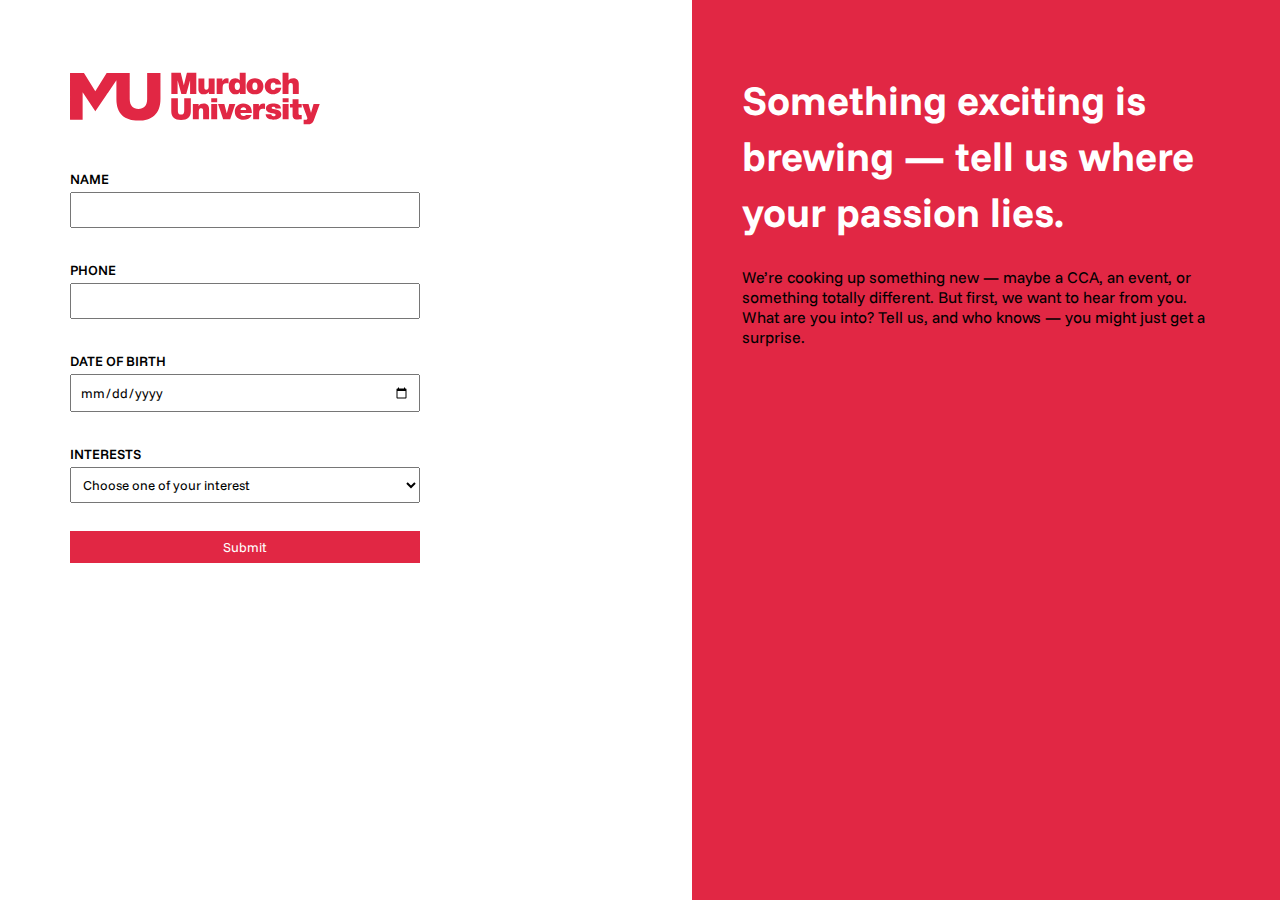
<file: index.html>
<!doctype html>
<html lang="en">
<head>
  <meta charset="UTF-8">
  <meta name="viewport" content="width=device-width, initial-scale=1.0">
  <link rel="shortcut icon" href="favicon.ico" type="image/x-icon">
  <link rel="preconnect" href="https://fonts.googleapis.com">
  <link rel="preconnect" href="https://fonts.gstatic.com" crossorigin>
  <link href="https://fonts.googleapis.com/css2?family=Funnel+Sans:ital,wght@0,300..800;1,300..800&display=swap" rel="stylesheet">
  <link rel="stylesheet" href="style.css" />
  <script src="js/main.js" defer type="module"></script>
  <title>Murdoch University Interest Survey</title>
</head>
<body>
  <div class="content left">
    <a href="https://www.murdoch.edu.au" tabindex="-1">
      <img class="logo" src="logo.svg" alt="Murdoch University Logo" />
    </a>
    <form action="http://www.it.murdoch.edu.au/cgi-bin/reply1.pl" method="post">
      <div class="form-field">
        <label for="user_name">Name</label>
        <input type="text" name="user_name" id="user_name" tabindex="1" />
        <small class="input_tip"></small>
      </div>
      <div class="form-field">
        <label for="user_phone">Phone</label>
        <input type="text" name="user_phone" id="user_phone" tabindex="2"/>
        <small class="input_tip"></small>

      </div>
      <div class="form-field">
        <label for="user_birthday">Date of Birth</label>
        <input type="date" name="user_birthday" id="user_birthday"/>
        <small class="input_tip"></small>
      </div>
      <div class="form-field">
        <label for="user_interests">interests</label>
        <select name="user_interests" id="user_interests">
          <option disabled selected>Choose one of your interest</option>
          <option value="1">Surfing the Web</option>
          <option value="2">Playing Sport</option>
          <option value="3">Listening to Music</option>
          <option value="4">Watching TV</option>
          <option value="5">Playing Games</option>
          <option value="6">Community Service</option>
          <option value="7">Daydreaming</option>
          <option value="8">Reading</option>
          <option value="9">Meditation</option>
        </select>
        <small class="input_tip"></small>
      </div>
      <div class="form-field">
        <input type="submit"/>
      </div>
    </form>

  </div>
  <div class="content right">
    <h1 class="tagline">Something exciting is brewing — tell us where your passion lies.</h1>
    <p class="description">We’re cooking up something new — maybe a CCA, an event, or something totally different. But first, we want to hear from you. What are you into? Tell us, and who knows — you might just get a surprise.</p>
  </div>
</body>
</html>
</file>
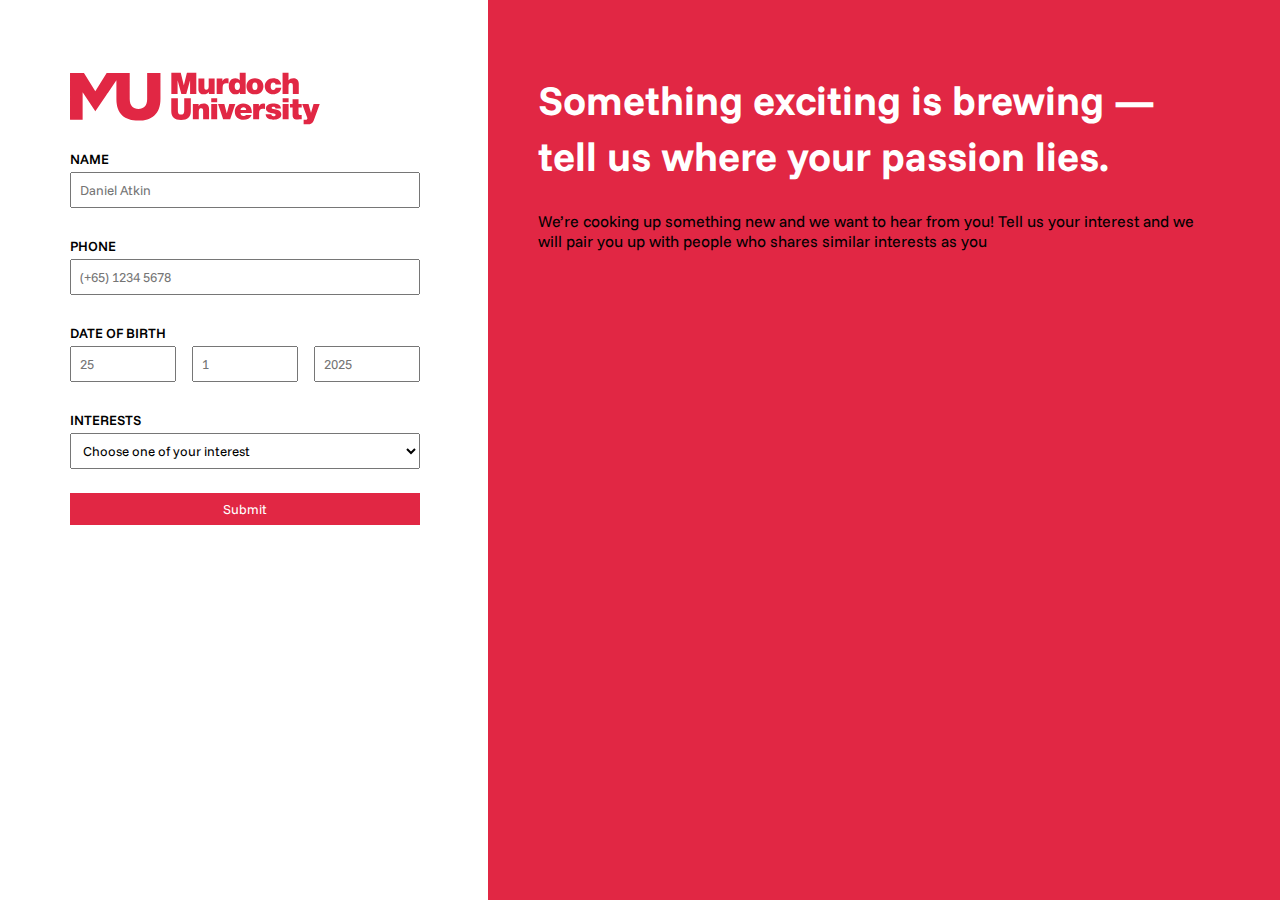
<file: Q1/index.html>
<!DOCTYPE html>
<html lang="en">
<head>
	<meta charset="UTF-8">
	<meta name="viewport" content="width=device-width, initial-scale=1.0">
	<link rel="shortcut icon" href="assets/favicon.ico" type="image/x-icon">
	<!-- Google font -->
	<link rel="preconnect" href="https://fonts.googleapis.com">
  <link rel="preconnect" href="https://fonts.gstatic.com" crossorigin>
  <link href="https://fonts.googleapis.com/css2?family=Funnel+Sans:ital,wght@0,300..800;1,300..800&display=swap" rel="stylesheet">
	<!-- Asset -->
	 <link href="css/style.css" rel="stylesheet" />
	 <script src="js/main.js" defer type="module"></script>
	<title>Murdoch University Interest Networking</title>
</head>
<body>
	<main>
		<aside>
			<a href="https://www.murdoch.edu.au" tabindex="-1">
      	<img class="logo" src="assets/logo.svg" alt="Murdoch University Logo" />
    	</a>
			<form action="https://www.it.murdoch.edu.au/cgi-bin/reply1.pl" method="get">
				<div class="form-field">
					<label for="user_name">Name</label>
	        <input type="text" name="user_name" id="user_name" tabindex="1" placeholder="Daniel Atkin" />
  	      <small class="input_tip"></small>
				</div>
				<div class="form-field">
					<label for="user_phone">Phone</label>
					<input type="text" name="user_phone" id="user_phone" tabindex="2" placeholder="(+65) 1234 5678"/>
					<small class="input_tip"></small>
				</div>
				<div class="form-field">
					<label>Date of Birth</label>
					<input type="text" id='user_dob_date' name="user_dob_date" maxlength="2" placeholder="25" />
					<input type="text" id='user_dob_month' name="user_dob_month" maxlength="2" placeholder="1" />
					<input type="text" id='user_dob_year' name="user_dob_year" maxlength="4" placeholder="2025" />
					<small class="input_tip"></small>
				</div>
				<div class="form-field">
					<label for="user_interests">interests</label>
					<select name="user_interests" id="user_interests">
						<option disabled selected>Choose one of your interest</option>
						<option value="1">Surfing the Web</option>
						<option value="2">Playing Sport</option>
						<option value="3">Listening to Music</option>
						<option value="4">Watching TV</option>
						<option value="5">Playing Games</option>
						<option value="6">Community Service</option>
						<option value="7">Daydreaming</option>
						<option value="8">Reading</option>
						<option value="9">Meditation</option>
					</select>
					<small class="input_tip"></small>
				</div>
				<div class="form-field">
					<input type="submit"/>
				</div>
			</form>
		</aside>
		<aside>
			<h1 class="tagline">Something exciting is brewing — tell us where your passion lies.</h1>
    	<p class="description">We’re cooking up something new and we want to hear from you! Tell us your interest and we will pair you up with people who shares similar interests as you</p>
		</aside>
	</main>	
</body>
</html>
</file>
<file: style.css>
:root{
  --color-: #e12744;
  font-family: "Funnel Sans", sans-serif;
  font-optical-sizing: auto;
  font-style: normal;

  box-sizing: content-box;
}

html{
  min-height: 100%;
  height: 100%;
}

body{
  min-height: inherit;
  margin: 0;
  display: flex;
}

form{
  width: 100%;
  margin-block: 2.5rem;
}

label{
  display: block;
  text-transform: uppercase;
  font-weight: 600;
  font-size: .85rem;
  margin-block: 5px;
  flex: 1 0 100%;
}

input[type=submit]{
  background-color: var(--color-);
  color: white;
  font-weight: 400;
  border: 0;
  outline: none;
  cursor: pointer;
  transition: filter .25s ;

  &:hover,
  &:focus{
    filter: saturate(.7);
  }
}

select, input[type=submit]{
  width: 100% !important;
}

input, select{
  width: calc(100% - .5rem * 2 - 2px * 2);
  display: block;
  padding: .5rem;
  font-family: "Funnel Sans", sans-serif;
  position: relative;
  z-index: 2;
  &:focus{
    outline-color: var(--color-);
  }
}

small{
  display: block;
  font-size: .75rem;
  color: var(--color-);
  z-index: 1;
  position: relative;
  flex: 1 0 100%;
}

.logo{
  display: block;
  width: clamp(100px, 100%, 250px);
  user-select: none;
}

.tagline{
  margin-top: 0;
  color: white;
  font-size: 3.25rem;
  line-height: 3.5rem;
  font-size: clamp(2.05rem, 3.2vw, 3.25rem);

}

.content{
  padding-block: 4.5rem;
  --padding-auto: calc((100%  - 1000px) / 4);
  --padding-max: 50px;

  &.left{
    background-color: white;
    width: 55%;
    padding-left: max(calc(var(--padding-auto)), var(--padding-max));
    padding-right: var(--padding-max);
  }

  &.right{
    background-color: var(--color-);
    width: 45%;
    padding-right: max(calc(var(--padding-auto)), var(--padding-max));
    padding-left: var(--padding-max);
  }
}

.form-field{
  margin-bottom: 1.75rem;
  position: relative;
  display: flex;
  flex-wrap: wrap;
  width: clamp(200px, 100%, 350px);
}
</file>
<file: Q1/css/style.css>
:root{
	--color: #e12744;
	font-family: "Funnel Sans", sans-serif;
  font-optical-sizing: auto;
  font-style: normal;

  box-sizing: content-box;
}

html, body, main{
	height: 100%;
  min-height: 100%;
}

body{
	margin: 0;
}

main{
	display: flex;
}

aside{
	padding-block: 4.5rem;
  --padding-auto: calc((100%  - 1000px) / 4);
  --padding-max: 50px;

	&:first-child{
    padding-left: max(calc(var(--padding-auto)), var(--padding-max));
    padding-right: var(--padding-max);
	}

	&:last-child{
    padding-right: max(calc(var(--padding-auto)), var(--padding-max));
    padding-left: var(--padding-max);
		background-color: var(--color);
	}
}

img{
	width: clamp(100px, 100%, 250px);
	user-select: none;
	margin-bottom: 1rem;
}

/* Form */
.form-field{
	display: flex;
	width: clamp(200px, 100%, 350px);
	flex-wrap: wrap;
}

label{
	flex: 1 0 100%;
	margin-block: 5px;
  text-transform: uppercase;
  font-weight: 600;
  font-size: .85rem;
}

input, select{
	width: 100%;
	display: block;
	padding: .5rem;
  font-family: "Funnel Sans", sans-serif;

	&:focus{
    outline-color: var(--color);
  }
}

small.input_tip{
	margin-top: .5rem;
	margin-bottom: 1rem;
  font-size: .75rem;
	flex: 1 0 100%;
  color: var(--color);
}

input#user_dob_date,
input#user_dob_month,
input#user_dob_year{
	flex: 1;
	margin-inline: .5rem;
	
	&:first-of-type{
		margin-left: 0;
	}

	&:last-of-type{
		margin-right: 0;
	}
}

input[type=submit]{
	background-color: var(--color);
	color: white;
	font-weight: 400;
	border: 0;
	outline: none;
	cursor: pointer;
	transition: filter .25s;

	&:hover,
  &:focus{
    filter: saturate(.7);
  }
}
/* Hero */
.tagline{
  margin-top: 0;
  color: white;
  font-size: 3.25rem;
  line-height: 3.5rem;
  font-size: clamp(2.05rem, 3.2vw, 3.25rem);
}

@media screen and (max-width: 768px) {
	main{
		flex-wrap: wrap;
	}

	form, aside:first-child{
		display: flex;
		flex-wrap: wrap;
		justify-content: center;
	}

	aside{
		&:first-child{
			order: 2;
		}

		&:last-child{
			order: 1;
		}
	}

	img{
		margin-bottom: 2rem;
	}
}
</file>
